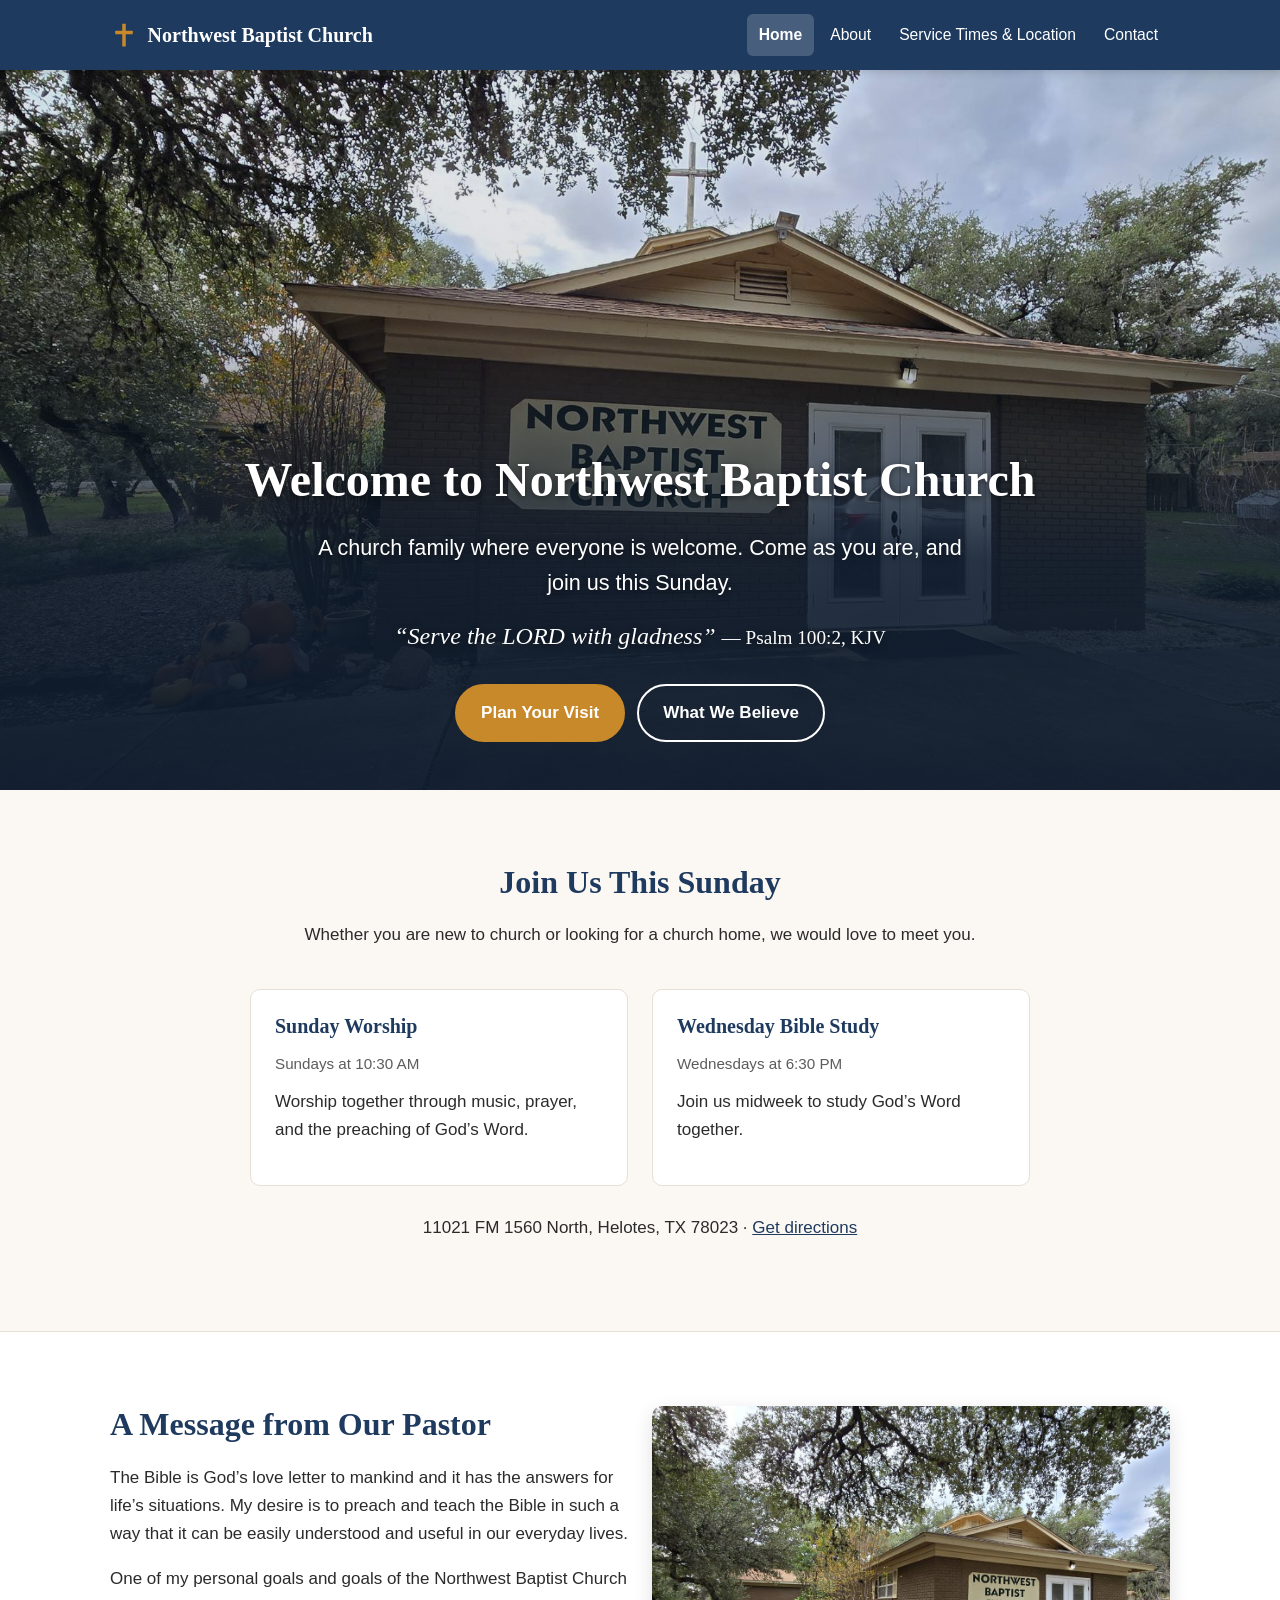
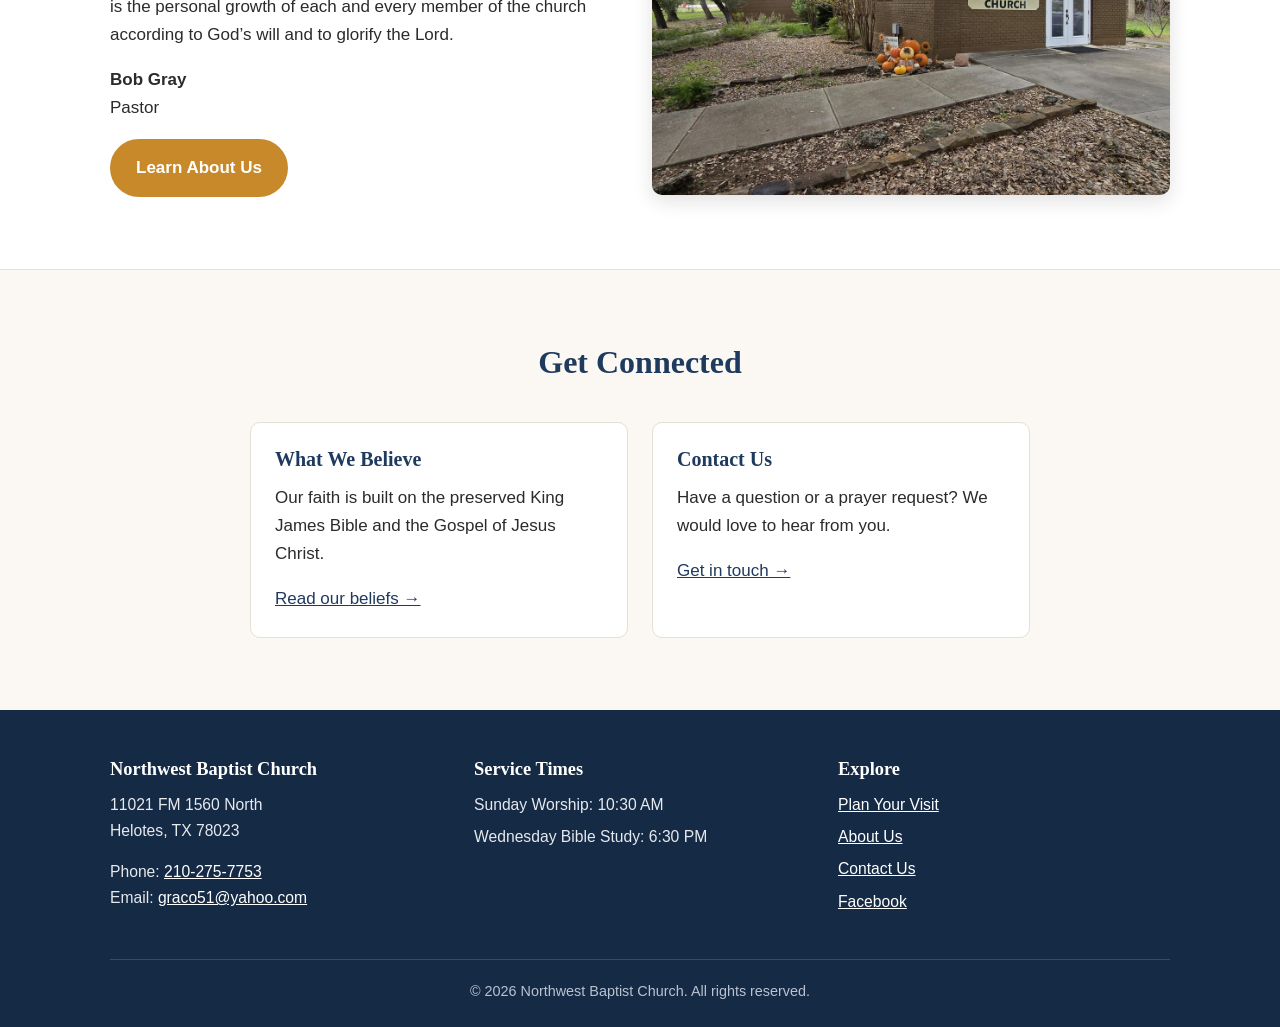
<file: index.html>
<!DOCTYPE html>
<html lang="en">
<head>
  <meta charset="UTF-8">
  <meta name="viewport" content="width=device-width, initial-scale=1">
  <title>Northwest Baptist Church | Welcome</title>
  <meta name="description" content="Northwest Baptist Church welcomes you. Find service times, directions, and ways to connect.">
  <link rel="icon" href="images/favicon.svg" type="image/svg+xml">
  <link rel="stylesheet" href="css/style.css">
  <script>document.documentElement.classList.add('js');</script>
  <script src="js/main.js" defer></script>
</head>
<body>
  <a class="skip-link" href="#main">Skip to main content</a>

  <!-- ===== HEADER (the same on every page) ===== -->
  <header class="site-header">
    <div class="container header-inner">
      <a class="logo" href="index.html"><svg viewBox="0 0 32 32" aria-hidden="true" focusable="false"><path d="M14 3h4v8h8v4h-8v14h-4V15H6v-4h8z" fill="#c8892b"/></svg><span>Northwest Baptist Church</span></a>
      <button class="nav-toggle" aria-expanded="false" aria-controls="site-nav">Menu</button>
      <nav id="site-nav" class="site-nav" aria-label="Main">
        <ul>
        <li><a href="index.html" aria-current="page">Home</a></li>
        <li><a href="about.html">About</a></li>
        <li><a href="visit.html">Service Times &amp; Location</a></li>
        <li><a href="contact.html">Contact</a></li>
        </ul>
      </nav>
    </div>
  </header>

  <main id="main">
    <section class="hero hero-photo">
      <div class="container">
        <h1>Welcome to Northwest Baptist Church</h1>
        <p>A church family where everyone is welcome. Come as you are, and join us this Sunday.</p>
        <p class="hero-verse">&ldquo;Serve the LORD with gladness&rdquo; <span>&mdash; Psalm 100:2, KJV</span></p>
        <div class="btn-group">
          <a class="btn" href="visit.html">Plan Your Visit</a>
          <a class="btn btn-outline" href="about.html#beliefs">What We Believe</a>
        </div>
      </div>
    </section>

    <section class="section">
      <div class="container">
        <div class="section-intro">
          <h2>Join Us This Sunday</h2>
          <p>Whether you are new to church or looking for a church home, we would love to meet you.</p>
        </div>
        <div class="grid grid-2 service-cards">
          <div class="card">
            <h3>Sunday Worship</h3>
            <p class="meta">Sundays at 10:30 AM</p>
            <p>Worship together through music, prayer, and the preaching of God&rsquo;s Word.</p>
          </div>
          <div class="card">
            <h3>Wednesday Bible Study</h3>
            <p class="meta">Wednesdays at 6:30 PM</p>
            <p>Join us midweek to study God&rsquo;s Word together.</p>
          </div>
        </div>
        <p style="text-align:center; margin-top:1.75rem;">
          11021 FM 1560 North, Helotes, TX 78023 &middot; <a href="https://www.google.com/maps/search/?api=1&amp;query=11021+FM+1560+North%2C+Helotes%2C+TX+78023">Get directions</a>
        </p>
      </div>
    </section>

    <section class="section section-alt">
      <div class="container">
        <div class="grid grid-2" style="align-items:center;">
          <div>
            <h2>A Message from Our Pastor</h2>
            <p>The Bible is God&rsquo;s love letter to mankind and it has the answers for life&rsquo;s situations. My desire is to preach and teach the Bible in such a way that it can be easily understood and useful in our everyday lives.</p>
            <p>One of my personal goals and goals of the Northwest Baptist Church is the personal growth of each and every member of the church according to God&rsquo;s will and to glorify the Lord.</p>
            <p><strong>Bob Gray</strong><br>Pastor</p>
            <a class="btn" href="about.html">Learn About Us</a>
          </div>
          <img class="photo" src="images/church-side.jpg" width="1200" height="900" loading="lazy"
               alt="Northwest Baptist Church, a brown brick building with white double doors, shaded by oak trees">
        </div>
      </div>
    </section>

    <section class="section">
      <div class="container">
        <div class="section-intro">
          <h2>Get Connected</h2>
        </div>
        <div class="grid grid-2 service-cards">
          <div class="card">
            <h3>What We Believe</h3>
            <p>Our faith is built on the preserved King James Bible and the Gospel of Jesus Christ.</p>
            <a href="about.html#beliefs">Read our beliefs &rarr;</a>
          </div>
          <div class="card">
            <h3>Contact Us</h3>
            <p>Have a question or a prayer request? We would love to hear from you.</p>
            <a href="contact.html">Get in touch &rarr;</a>
          </div>
        </div>
      </div>
    </section>

  </main>

  <!-- ===== FOOTER (the same on every page) ===== -->
  <footer class="site-footer">
    <div class="container">
      <div class="footer-grid">
        <div>
          <h2>Northwest Baptist Church</h2>
          <p>11021 FM 1560 North<br>Helotes, TX 78023</p>
          <p>Phone: <a href="tel:+12102757753">210-275-7753</a><br>Email: <a href="mailto:graco51@yahoo.com">graco51@yahoo.com</a></p>
        </div>
        <div>
          <h2>Service Times</h2>
          <ul>
            <li>Sunday Worship: 10:30 AM</li>
            <li>Wednesday Bible Study: 6:30 PM</li>
          </ul>
        </div>
        <div>
          <h2>Explore</h2>
          <ul>
            <li><a href="visit.html">Plan Your Visit</a></li>
            <li><a href="about.html">About Us</a></li>
            <li><a href="contact.html">Contact Us</a></li>
            <li><a href="https://www.facebook.com/profile.php?id=100069058405126" target="_blank" rel="noopener">Facebook</a></li>
          </ul>
        </div>
      </div>
      <div class="footer-bottom">
        &copy; 2026 Northwest Baptist Church. All rights reserved.
      </div>
    </div>
  </footer>

</body>
</html>
</file>
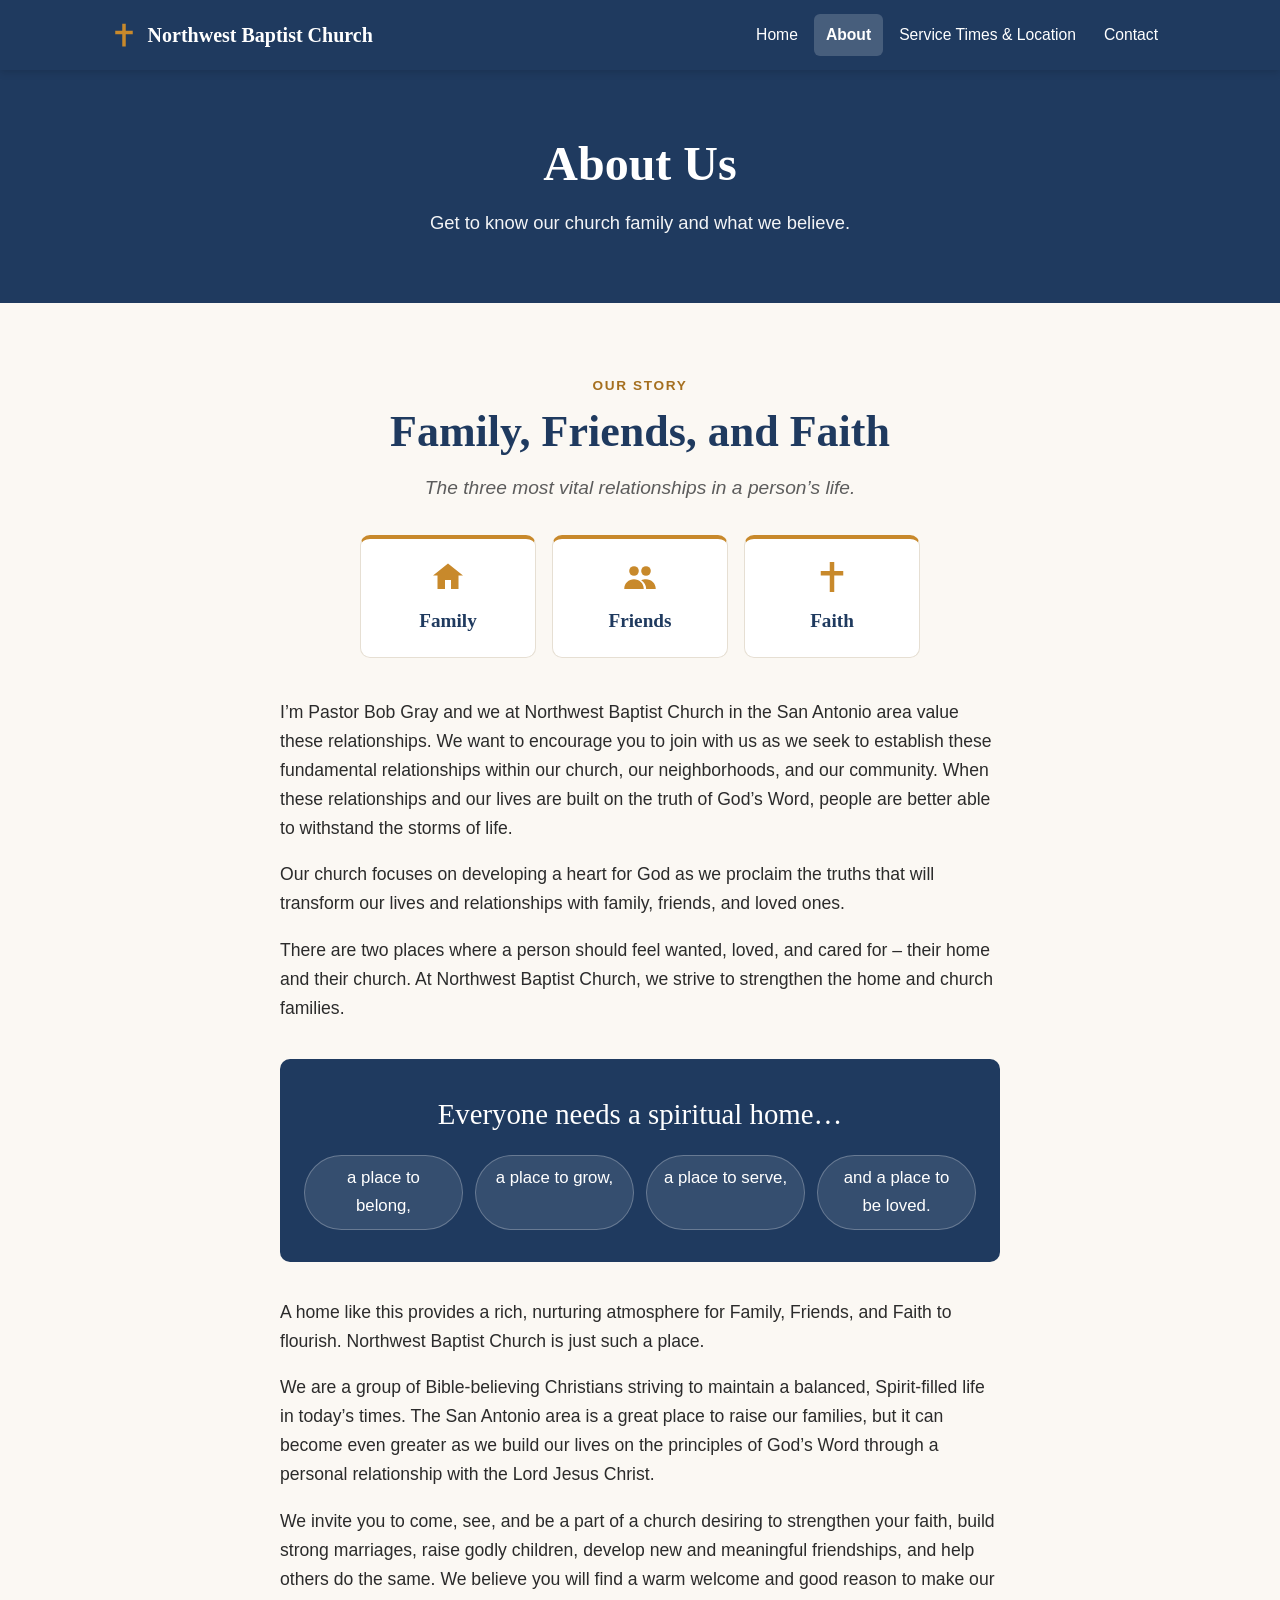
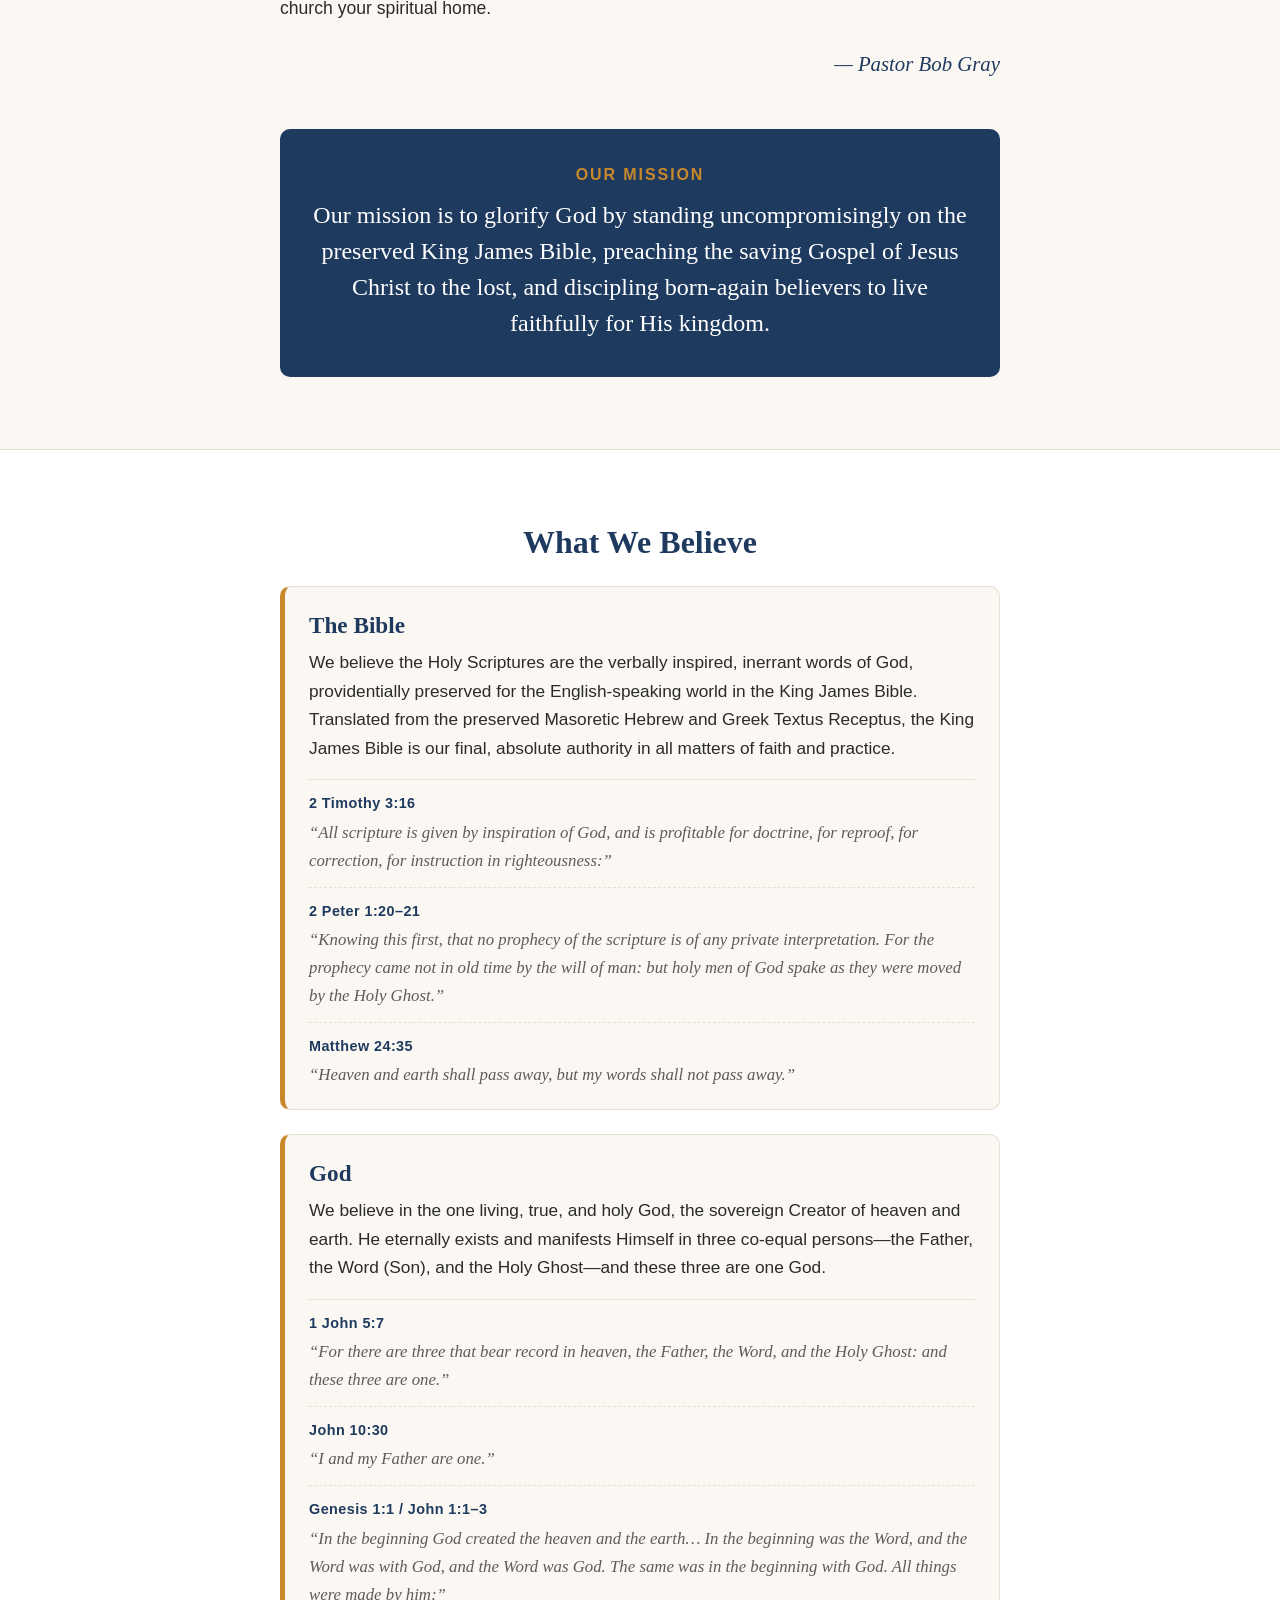
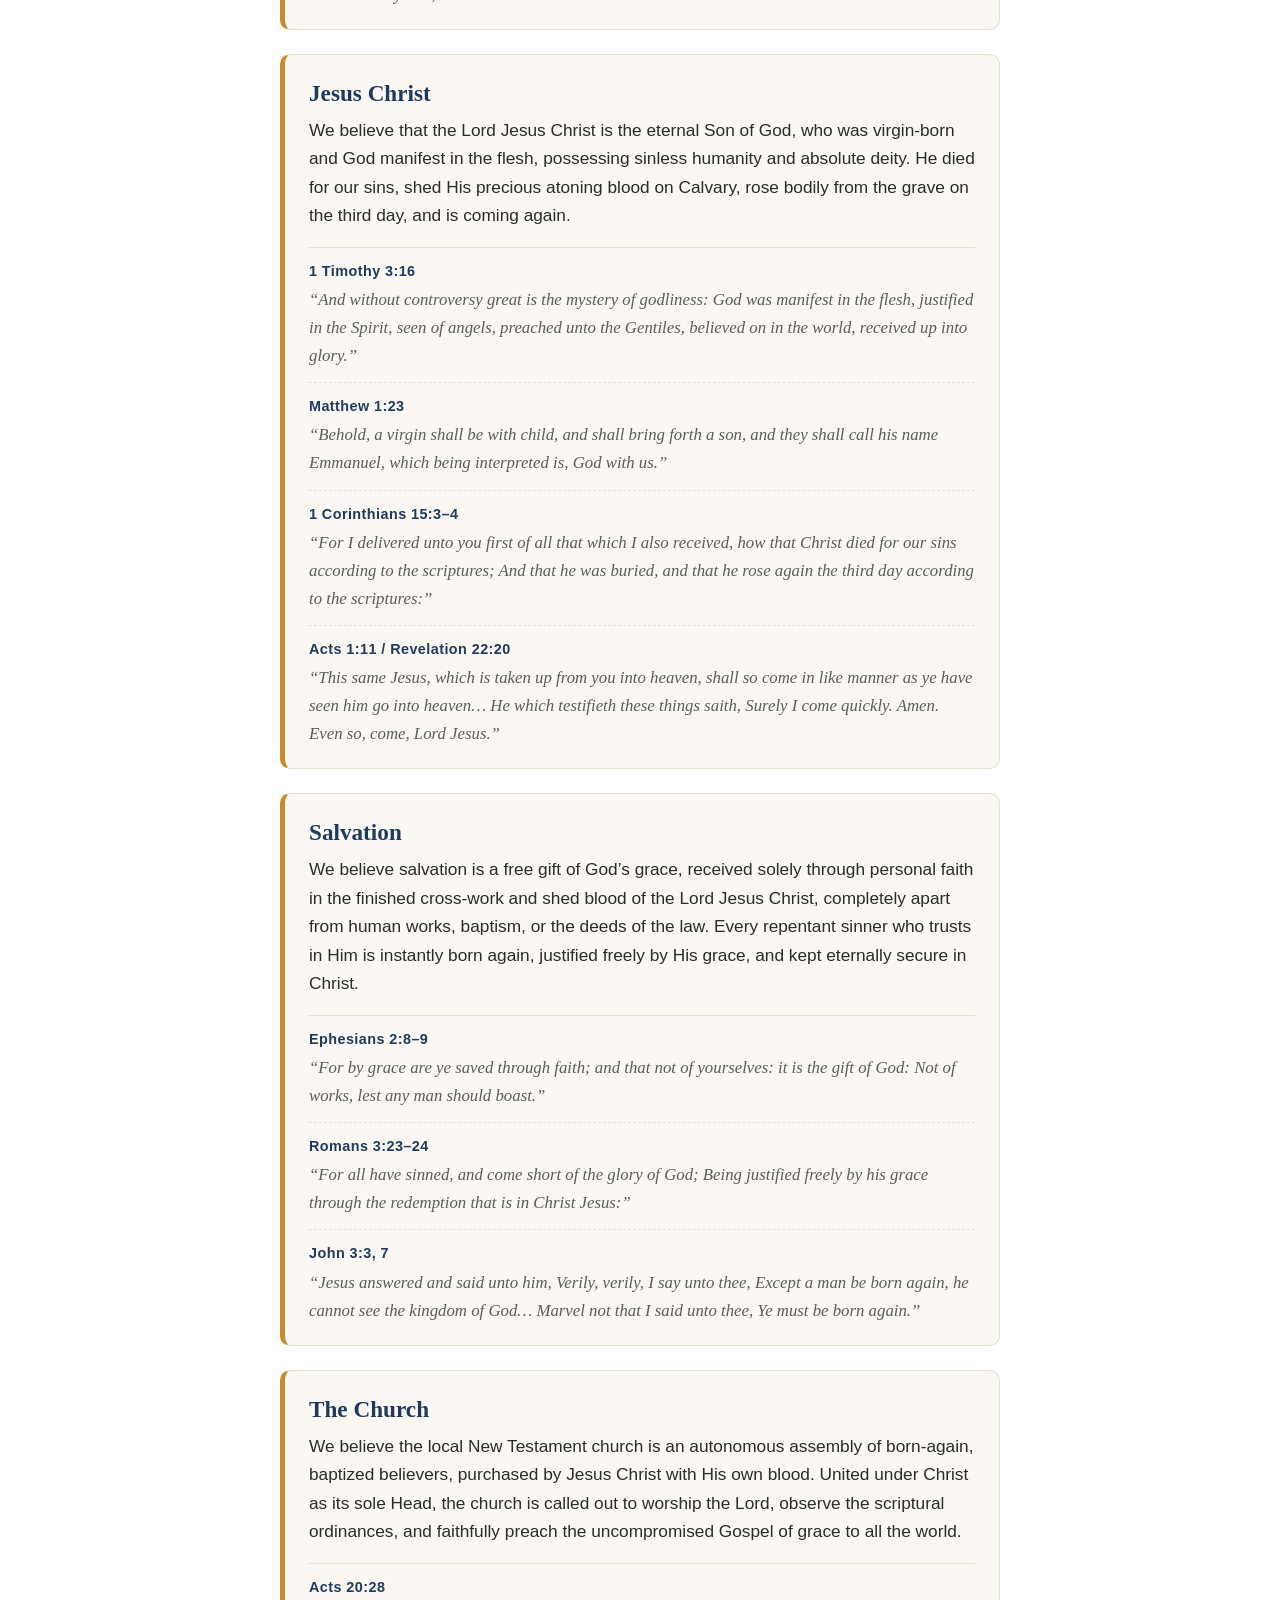
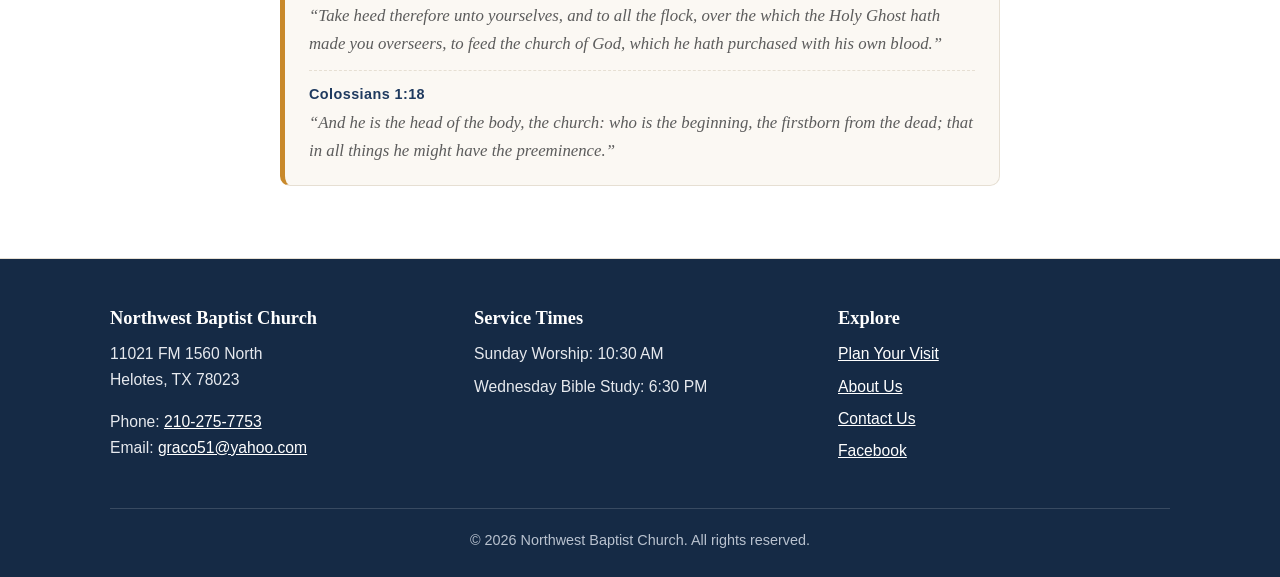
<file: about.html>
<!DOCTYPE html>
<html lang="en">
<head>
  <meta charset="UTF-8">
  <meta name="viewport" content="width=device-width, initial-scale=1">
  <title>About Us | Northwest Baptist Church</title>
  <meta name="description" content="Learn about Northwest Baptist Church: our story, and what we believe.">
  <link rel="icon" href="images/favicon.svg" type="image/svg+xml">
  <link rel="stylesheet" href="css/style.css">
  <script>document.documentElement.classList.add('js');</script>
  <script src="js/main.js" defer></script>
</head>
<body>
  <a class="skip-link" href="#main">Skip to main content</a>

  <!-- ===== HEADER (the same on every page) ===== -->
  <header class="site-header">
    <div class="container header-inner">
      <a class="logo" href="index.html"><svg viewBox="0 0 32 32" aria-hidden="true" focusable="false"><path d="M14 3h4v8h8v4h-8v14h-4V15H6v-4h8z" fill="#c8892b"/></svg><span>Northwest Baptist Church</span></a>
      <button class="nav-toggle" aria-expanded="false" aria-controls="site-nav">Menu</button>
      <nav id="site-nav" class="site-nav" aria-label="Main">
        <ul>
        <li><a href="index.html">Home</a></li>
        <li><a href="about.html" aria-current="page">About</a></li>
        <li><a href="visit.html">Service Times &amp; Location</a></li>
        <li><a href="contact.html">Contact</a></li>
        </ul>
      </nav>
    </div>
  </header>

  <main id="main">
    <section class="page-hero">
      <div class="container">
        <h1>About Us</h1>
        <p>Get to know our church family and what we believe.</p>
      </div>
    </section>

    <section class="section">
      <div class="container narrow">
        <p class="eyebrow">Our Story</p>
        <h2 class="story-title">Family, Friends, and Faith</h2>
        <p class="lead">The three most vital relationships in a person&rsquo;s life.</p>

        <ul class="pillars" aria-label="Family, Friends, and Faith">
          <li><svg viewBox="0 0 24 24" aria-hidden="true"><path d="M12 3 2 11h3v9h5v-6h4v6h5v-9h3z" fill="currentColor"/></svg><span>Family</span></li>
          <li><svg viewBox="0 0 24 24" aria-hidden="true"><circle cx="8" cy="8" r="3.2" fill="currentColor"/><circle cx="16" cy="8" r="3.2" fill="currentColor"/><path d="M1.5 20c0-4 3-6.5 6.5-6.5s6.5 2.5 6.5 6.5zM12.8 14.2c1-.5 2-.7 3.2-.7 3.5 0 6.5 2.5 6.5 6.5h-6.4c0-2.4-1.2-4.4-3.3-5.8z" fill="currentColor"/></svg><span>Friends</span></li>
          <li><svg viewBox="0 0 24 24" aria-hidden="true"><path d="M10.5 2h3v6h6v3h-6v11h-3V11h-6V8h6z" fill="currentColor"/></svg><span>Faith</span></li>
        </ul>

        <div class="story">
          <p>I&rsquo;m Pastor Bob Gray and we at Northwest Baptist Church in the San Antonio area value these relationships. We want to encourage you to join with us as we seek to establish these fundamental relationships within our church, our neighborhoods, and our community. When these relationships and our lives are built on the truth of God&rsquo;s Word, people are better able to withstand the storms of life.</p>
          <p>Our church focuses on developing a heart for God as we proclaim the truths that will transform our lives and relationships with family, friends, and loved ones.</p>
          <p>There are two places where a person should feel wanted, loved, and cared for &ndash; their home and their church. At Northwest Baptist Church, we strive to strengthen the home and church families.</p>

          <figure class="pull-quote">
            <blockquote>
              <p>Everyone needs a spiritual home&hellip;</p>
              <ul class="places">
                <li>a place to belong,</li>
                <li>a place to grow,</li>
                <li>a place to serve,</li>
                <li>and a place to be loved.</li>
              </ul>
            </blockquote>
          </figure>

          <p>A home like this provides a rich, nurturing atmosphere for Family, Friends, and Faith to flourish. Northwest Baptist Church is just such a place.</p>
          <p>We are a group of Bible-believing Christians striving to maintain a balanced, Spirit-filled life in today&rsquo;s times. The San Antonio area is a great place to raise our families, but it can become even greater as we build our lives on the principles of God&rsquo;s Word through a personal relationship with the Lord Jesus Christ.</p>
          <p>We invite you to come, see, and be a part of a church desiring to strengthen your faith, build strong marriages, raise godly children, develop new and meaningful friendships, and help others do the same. We believe you will find a warm welcome and good reason to make our church your spiritual home.</p>
          <p class="signature">&mdash; Pastor Bob Gray</p>
        </div>

        <div class="mission">
          <h2>Our Mission</h2>
          <p>Our mission is to glorify God by standing uncompromisingly on the preserved King James Bible, preaching the saving Gospel of Jesus Christ to the lost, and discipling born-again believers to live faithfully for His kingdom.</p>
        </div>
      </div>
    </section>

    <section class="section section-alt">
      <div class="container narrow">
        <h2 id="beliefs" style="text-align:center;">What We Believe</h2>
        <div class="beliefs">
          <article class="belief">
            <h3>The Bible</h3>
            <p>We believe the Holy Scriptures are the verbally inspired, inerrant words of God, providentially preserved for the English-speaking world in the King James Bible. Translated from the preserved Masoretic Hebrew and Greek Textus Receptus, the King James Bible is our final, absolute authority in all matters of faith and practice.</p>
            <ul class="verses">
              <li><span class="ref">2 Timothy 3:16</span> <q>All scripture is given by inspiration of God, and is profitable for doctrine, for reproof, for correction, for instruction in righteousness:</q></li>
              <li><span class="ref">2 Peter 1:20&#8211;21</span> <q>Knowing this first, that no prophecy of the scripture is of any private interpretation. For the prophecy came not in old time by the will of man: but holy men of God spake as they were moved by the Holy Ghost.</q></li>
              <li><span class="ref">Matthew 24:35</span> <q>Heaven and earth shall pass away, but my words shall not pass away.</q></li>
            </ul>
          </article>
          <article class="belief">
            <h3>God</h3>
            <p>We believe in the one living, true, and holy God, the sovereign Creator of heaven and earth. He eternally exists and manifests Himself in three co-equal persons&#8212;the Father, the Word (Son), and the Holy Ghost&#8212;and these three are one God.</p>
            <ul class="verses">
              <li><span class="ref">1 John 5:7</span> <q>For there are three that bear record in heaven, the Father, the Word, and the Holy Ghost: and these three are one.</q></li>
              <li><span class="ref">John 10:30</span> <q>I and my Father are one.</q></li>
              <li><span class="ref">Genesis 1:1 / John 1:1&#8211;3</span> <q>In the beginning God created the heaven and the earth&#8230; In the beginning was the Word, and the Word was with God, and the Word was God. The same was in the beginning with God. All things were made by him;</q></li>
            </ul>
          </article>
          <article class="belief">
            <h3>Jesus Christ</h3>
            <p>We believe that the Lord Jesus Christ is the eternal Son of God, who was virgin-born and God manifest in the flesh, possessing sinless humanity and absolute deity. He died for our sins, shed His precious atoning blood on Calvary, rose bodily from the grave on the third day, and is coming again.</p>
            <ul class="verses">
              <li><span class="ref">1 Timothy 3:16</span> <q>And without controversy great is the mystery of godliness: God was manifest in the flesh, justified in the Spirit, seen of angels, preached unto the Gentiles, believed on in the world, received up into glory.</q></li>
              <li><span class="ref">Matthew 1:23</span> <q>Behold, a virgin shall be with child, and shall bring forth a son, and they shall call his name Emmanuel, which being interpreted is, God with us.</q></li>
              <li><span class="ref">1 Corinthians 15:3&#8211;4</span> <q>For I delivered unto you first of all that which I also received, how that Christ died for our sins according to the scriptures; And that he was buried, and that he rose again the third day according to the scriptures:</q></li>
              <li><span class="ref">Acts 1:11 / Revelation 22:20</span> <q>This same Jesus, which is taken up from you into heaven, shall so come in like manner as ye have seen him go into heaven&#8230; He which testifieth these things saith, Surely I come quickly. Amen. Even so, come, Lord Jesus.</q></li>
            </ul>
          </article>
          <article class="belief">
            <h3>Salvation</h3>
            <p>We believe salvation is a free gift of God&#8217;s grace, received solely through personal faith in the finished cross-work and shed blood of the Lord Jesus Christ, completely apart from human works, baptism, or the deeds of the law. Every repentant sinner who trusts in Him is instantly born again, justified freely by His grace, and kept eternally secure in Christ.</p>
            <ul class="verses">
              <li><span class="ref">Ephesians 2:8&#8211;9</span> <q>For by grace are ye saved through faith; and that not of yourselves: it is the gift of God: Not of works, lest any man should boast.</q></li>
              <li><span class="ref">Romans 3:23&#8211;24</span> <q>For all have sinned, and come short of the glory of God; Being justified freely by his grace through the redemption that is in Christ Jesus:</q></li>
              <li><span class="ref">John 3:3, 7</span> <q>Jesus answered and said unto him, Verily, verily, I say unto thee, Except a man be born again, he cannot see the kingdom of God&#8230; Marvel not that I said unto thee, Ye must be born again.</q></li>
            </ul>
          </article>
          <article class="belief">
            <h3>The Church</h3>
            <p>We believe the local New Testament church is an autonomous assembly of born-again, baptized believers, purchased by Jesus Christ with His own blood. United under Christ as its sole Head, the church is called out to worship the Lord, observe the scriptural ordinances, and faithfully preach the uncompromised Gospel of grace to all the world.</p>
            <ul class="verses">
              <li><span class="ref">Acts 20:28</span> <q>Take heed therefore unto yourselves, and to all the flock, over the which the Holy Ghost hath made you overseers, to feed the church of God, which he hath purchased with his own blood.</q></li>
              <li><span class="ref">Colossians 1:18</span> <q>And he is the head of the body, the church: who is the beginning, the firstborn from the dead; that in all things he might have the preeminence.</q></li>
            </ul>
          </article>
        </div>
      </div>
    </section>


  </main>

  <!-- ===== FOOTER (the same on every page) ===== -->
  <footer class="site-footer">
    <div class="container">
      <div class="footer-grid">
        <div>
          <h2>Northwest Baptist Church</h2>
          <p>11021 FM 1560 North<br>Helotes, TX 78023</p>
          <p>Phone: <a href="tel:+12102757753">210-275-7753</a><br>Email: <a href="mailto:graco51@yahoo.com">graco51@yahoo.com</a></p>
        </div>
        <div>
          <h2>Service Times</h2>
          <ul>
            <li>Sunday Worship: 10:30 AM</li>
            <li>Wednesday Bible Study: 6:30 PM</li>
          </ul>
        </div>
        <div>
          <h2>Explore</h2>
          <ul>
            <li><a href="visit.html">Plan Your Visit</a></li>
            <li><a href="about.html">About Us</a></li>
            <li><a href="contact.html">Contact Us</a></li>
            <li><a href="https://www.facebook.com/profile.php?id=100069058405126" target="_blank" rel="noopener">Facebook</a></li>
          </ul>
        </div>
      </div>
      <div class="footer-bottom">
        &copy; 2026 Northwest Baptist Church. All rights reserved.
      </div>
    </div>
  </footer>

</body>
</html>
</file>
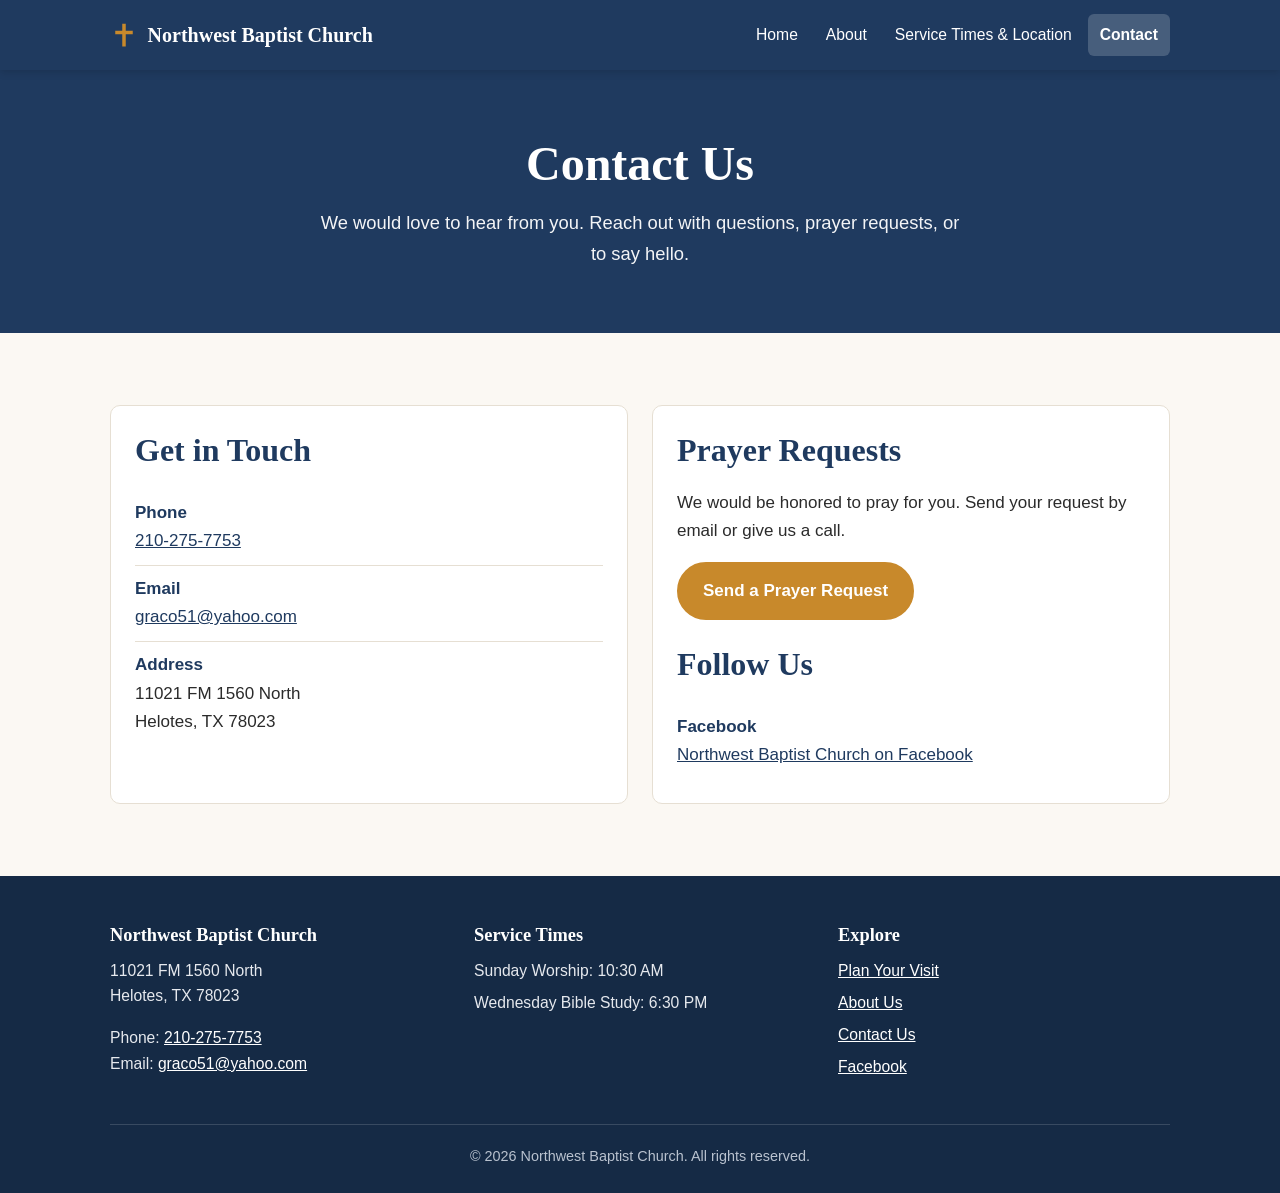
<file: contact.html>
<!DOCTYPE html>
<html lang="en">
<head>
  <meta charset="UTF-8">
  <meta name="viewport" content="width=device-width, initial-scale=1">
  <title>Contact Us | Northwest Baptist Church</title>
  <meta name="description" content="Contact Northwest Baptist Church by phone, email, or in person.">
  <link rel="icon" href="images/favicon.svg" type="image/svg+xml">
  <link rel="stylesheet" href="css/style.css">
  <script>document.documentElement.classList.add('js');</script>
  <script src="js/main.js" defer></script>
</head>
<body>
  <a class="skip-link" href="#main">Skip to main content</a>

  <!-- ===== HEADER (the same on every page) ===== -->
  <header class="site-header">
    <div class="container header-inner">
      <a class="logo" href="index.html"><svg viewBox="0 0 32 32" aria-hidden="true" focusable="false"><path d="M14 3h4v8h8v4h-8v14h-4V15H6v-4h8z" fill="#c8892b"/></svg><span>Northwest Baptist Church</span></a>
      <button class="nav-toggle" aria-expanded="false" aria-controls="site-nav">Menu</button>
      <nav id="site-nav" class="site-nav" aria-label="Main">
        <ul>
        <li><a href="index.html">Home</a></li>
        <li><a href="about.html">About</a></li>
        <li><a href="visit.html">Service Times &amp; Location</a></li>
        <li><a href="contact.html" aria-current="page">Contact</a></li>
        </ul>
      </nav>
    </div>
  </header>

  <main id="main">
    <section class="page-hero">
      <div class="container">
        <h1>Contact Us</h1>
        <p>We would love to hear from you. Reach out with questions, prayer requests, or to say hello.</p>
      </div>
    </section>

    <section class="section">
      <div class="container">
        <div class="grid grid-2">
          <div class="card">
            <h2>Get in Touch</h2>
            <ul class="info-list">
              <li><strong>Phone</strong><a href="tel:+12102757753">210-275-7753</a></li>
              <li><strong>Email</strong><a href="mailto:graco51@yahoo.com">graco51@yahoo.com</a></li>
              <li><strong>Address</strong>11021 FM 1560 North<br>Helotes, TX 78023</li>
            </ul>
          </div>
          <div class="card">
            <h2>Prayer Requests</h2>
            <p>We would be honored to pray for you. Send your request by email or give us a call.</p>
            <p><a class="btn" href="mailto:graco51@yahoo.com?subject=Prayer%20Request">Send a Prayer Request</a></p>
            <h2 style="margin-top:1.5rem;">Follow Us</h2>
            <ul class="info-list">
              <li><strong>Facebook</strong><a href="https://www.facebook.com/profile.php?id=100069058405126" target="_blank" rel="noopener">Northwest Baptist Church on Facebook</a></li>
            </ul>
          </div>
        </div>
      </div>
    </section>

  </main>

  <!-- ===== FOOTER (the same on every page) ===== -->
  <footer class="site-footer">
    <div class="container">
      <div class="footer-grid">
        <div>
          <h2>Northwest Baptist Church</h2>
          <p>11021 FM 1560 North<br>Helotes, TX 78023</p>
          <p>Phone: <a href="tel:+12102757753">210-275-7753</a><br>Email: <a href="mailto:graco51@yahoo.com">graco51@yahoo.com</a></p>
        </div>
        <div>
          <h2>Service Times</h2>
          <ul>
            <li>Sunday Worship: 10:30 AM</li>
            <li>Wednesday Bible Study: 6:30 PM</li>
          </ul>
        </div>
        <div>
          <h2>Explore</h2>
          <ul>
            <li><a href="visit.html">Plan Your Visit</a></li>
            <li><a href="about.html">About Us</a></li>
            <li><a href="contact.html">Contact Us</a></li>
            <li><a href="https://www.facebook.com/profile.php?id=100069058405126" target="_blank" rel="noopener">Facebook</a></li>
          </ul>
        </div>
      </div>
      <div class="footer-bottom">
        &copy; 2026 Northwest Baptist Church. All rights reserved.
      </div>
    </div>
  </footer>

</body>
</html>
</file>
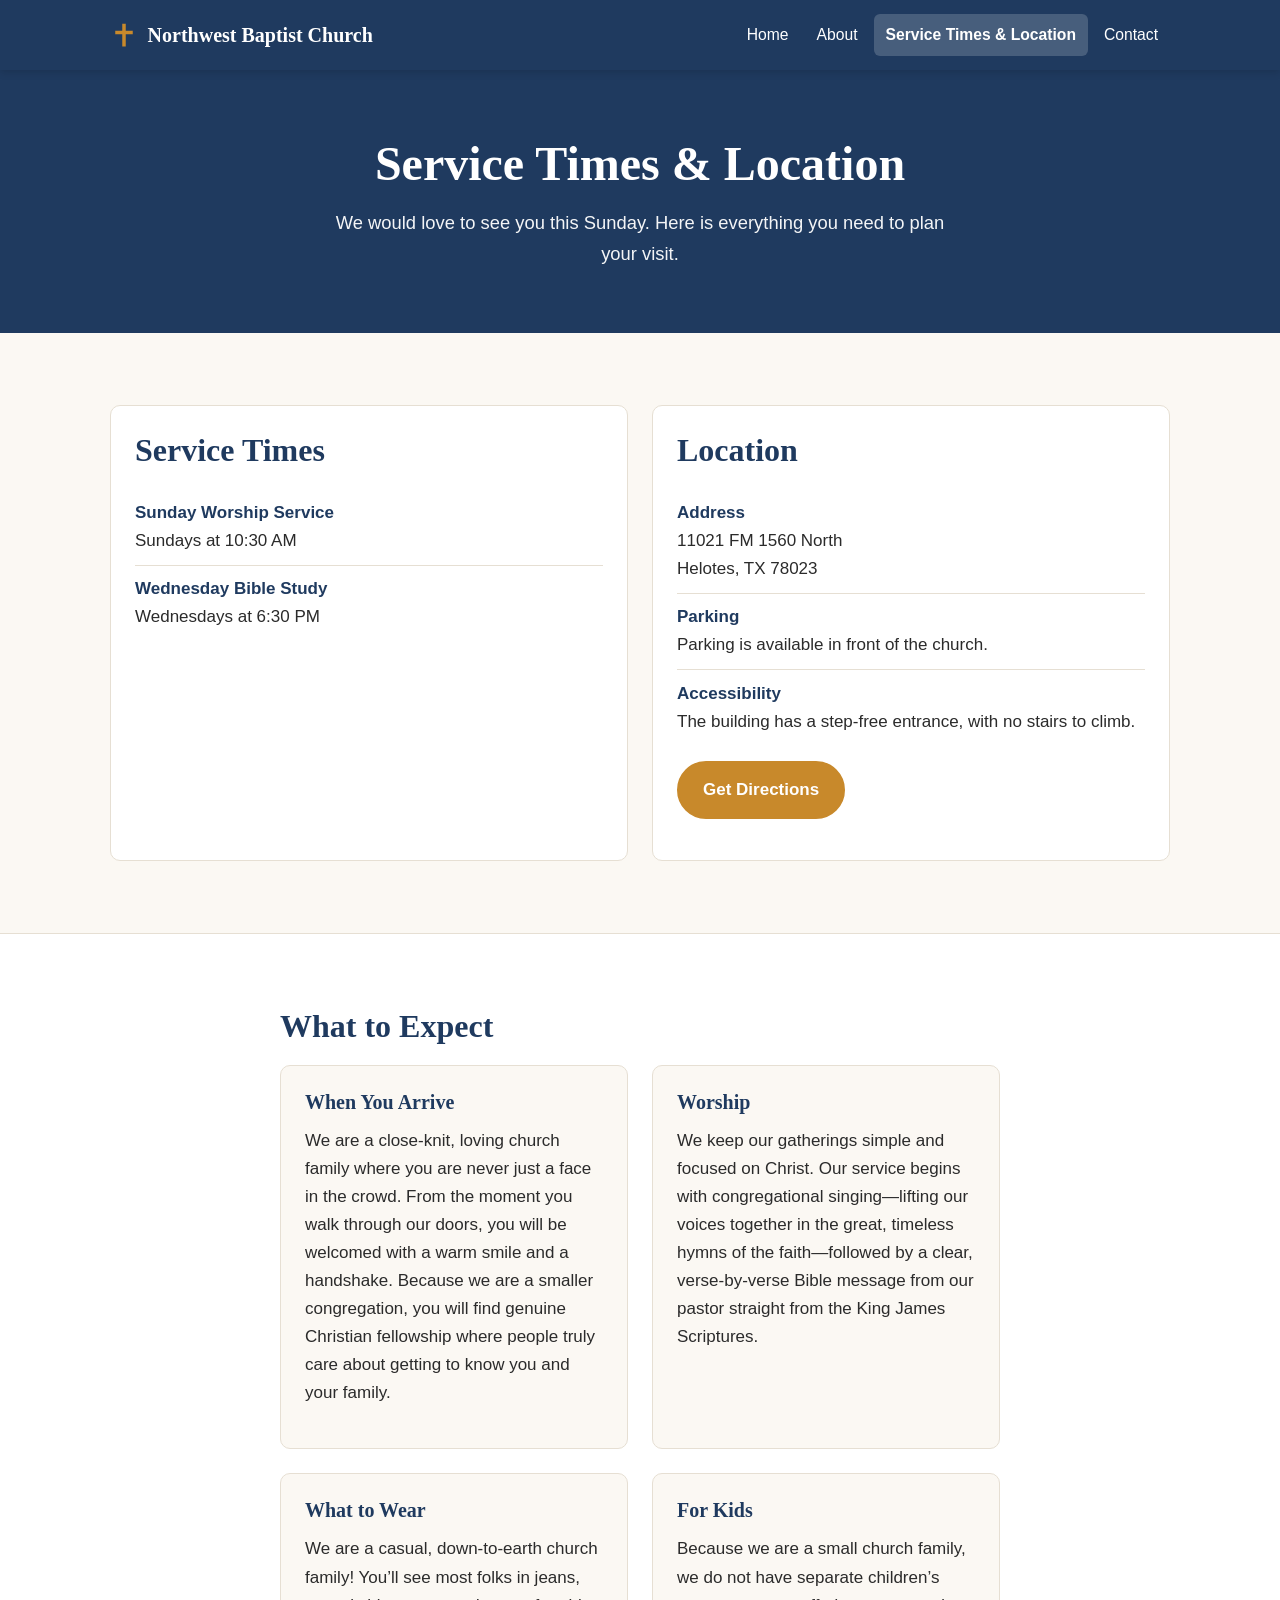
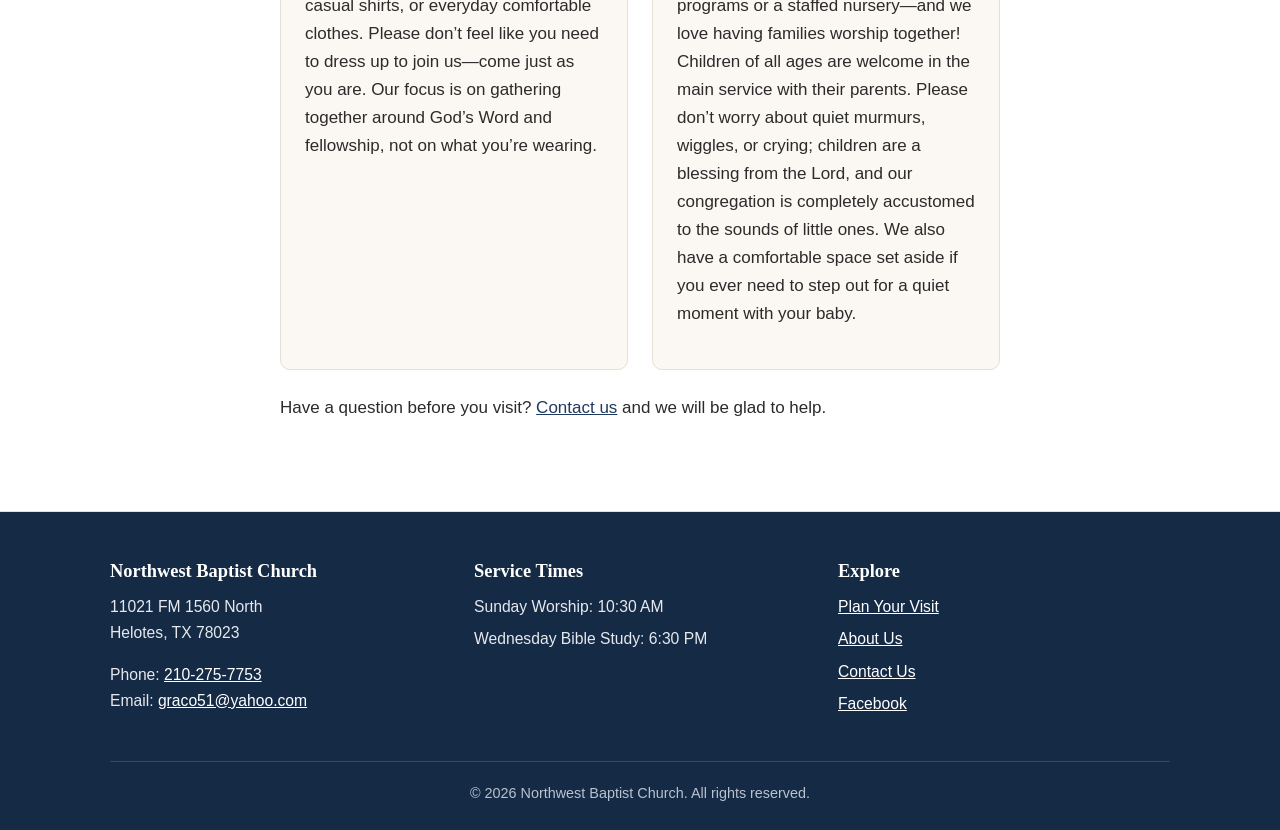
<file: visit.html>
<!DOCTYPE html>
<html lang="en">
<head>
  <meta charset="UTF-8">
  <meta name="viewport" content="width=device-width, initial-scale=1">
  <title>Service Times &amp; Location | Northwest Baptist Church</title>
  <meta name="description" content="Service times, address, and directions for Northwest Baptist Church, plus what to expect on your first visit.">
  <link rel="icon" href="images/favicon.svg" type="image/svg+xml">
  <link rel="stylesheet" href="css/style.css">
  <script>document.documentElement.classList.add('js');</script>
  <script src="js/main.js" defer></script>
</head>
<body>
  <a class="skip-link" href="#main">Skip to main content</a>

  <!-- ===== HEADER (the same on every page) ===== -->
  <header class="site-header">
    <div class="container header-inner">
      <a class="logo" href="index.html"><svg viewBox="0 0 32 32" aria-hidden="true" focusable="false"><path d="M14 3h4v8h8v4h-8v14h-4V15H6v-4h8z" fill="#c8892b"/></svg><span>Northwest Baptist Church</span></a>
      <button class="nav-toggle" aria-expanded="false" aria-controls="site-nav">Menu</button>
      <nav id="site-nav" class="site-nav" aria-label="Main">
        <ul>
        <li><a href="index.html">Home</a></li>
        <li><a href="about.html">About</a></li>
        <li><a href="visit.html" aria-current="page">Service Times &amp; Location</a></li>
        <li><a href="contact.html">Contact</a></li>
        </ul>
      </nav>
    </div>
  </header>

  <main id="main">
    <section class="page-hero">
      <div class="container">
        <h1>Service Times &amp; Location</h1>
        <p>We would love to see you this Sunday. Here is everything you need to plan your visit.</p>
      </div>
    </section>

    <section class="section">
      <div class="container">
        <div class="grid grid-2">
          <div class="card">
            <h2>Service Times</h2>
            <ul class="info-list">
              <li><strong>Sunday Worship Service</strong>Sundays at 10:30 AM</li>
              <li><strong>Wednesday Bible Study</strong>Wednesdays at 6:30 PM</li>
            </ul>
          </div>
          <div class="card">
            <h2>Location</h2>
            <ul class="info-list">
              <li><strong>Address</strong>11021 FM 1560 North<br>Helotes, TX 78023</li>
              <li><strong>Parking</strong>Parking is available in front of the church.</li>
              <li><strong>Accessibility</strong>The building has a step-free entrance, with no stairs to climb.</li>
            </ul>
            <p style="margin-top:1rem;"><a class="btn" href="https://www.google.com/maps/search/?api=1&amp;query=11021+FM+1560+North%2C+Helotes%2C+TX+78023">Get Directions</a></p>
          </div>
        </div>
      </div>
    </section>

    <section class="section section-alt">
      <div class="container narrow">
        <h2>What to Expect</h2>
        <div class="grid grid-2">
          <div class="card"><h3>When You Arrive</h3><p>We are a close-knit, loving church family where you are never just a face in the crowd. From the moment you walk through our doors, you will be welcomed with a warm smile and a handshake. Because we are a smaller congregation, you will find genuine Christian fellowship where people truly care about getting to know you and your family.</p></div>
          <div class="card"><h3>Worship</h3><p>We keep our gatherings simple and focused on Christ. Our service begins with congregational singing&mdash;lifting our voices together in the great, timeless hymns of the faith&mdash;followed by a clear, verse-by-verse Bible message from our pastor straight from the King James Scriptures.</p></div>
          <div class="card"><h3>What to Wear</h3><p>We are a casual, down-to-earth church family! You&rsquo;ll see most folks in jeans, casual shirts, or everyday comfortable clothes. Please don&rsquo;t feel like you need to dress up to join us&mdash;come just as you are. Our focus is on gathering together around God&rsquo;s Word and fellowship, not on what you&rsquo;re wearing.</p></div>
          <div class="card"><h3>For Kids</h3><p>Because we are a small church family, we do not have separate children&rsquo;s programs or a staffed nursery&mdash;and we love having families worship together! Children of all ages are welcome in the main service with their parents. Please don&rsquo;t worry about quiet murmurs, wiggles, or crying; children are a blessing from the Lord, and our congregation is completely accustomed to the sounds of little ones. We also have a comfortable space set aside if you ever need to step out for a quiet moment with your baby.</p></div>
        </div>
        <p style="margin-top:1.5rem;">Have a question before you visit? <a href="contact.html">Contact us</a> and we will be glad to help.</p>
      </div>
    </section>

  </main>

  <!-- ===== FOOTER (the same on every page) ===== -->
  <footer class="site-footer">
    <div class="container">
      <div class="footer-grid">
        <div>
          <h2>Northwest Baptist Church</h2>
          <p>11021 FM 1560 North<br>Helotes, TX 78023</p>
          <p>Phone: <a href="tel:+12102757753">210-275-7753</a><br>Email: <a href="mailto:graco51@yahoo.com">graco51@yahoo.com</a></p>
        </div>
        <div>
          <h2>Service Times</h2>
          <ul>
            <li>Sunday Worship: 10:30 AM</li>
            <li>Wednesday Bible Study: 6:30 PM</li>
          </ul>
        </div>
        <div>
          <h2>Explore</h2>
          <ul>
            <li><a href="visit.html">Plan Your Visit</a></li>
            <li><a href="about.html">About Us</a></li>
            <li><a href="contact.html">Contact Us</a></li>
            <li><a href="https://www.facebook.com/profile.php?id=100069058405126" target="_blank" rel="noopener">Facebook</a></li>
          </ul>
        </div>
      </div>
      <div class="footer-bottom">
        &copy; 2026 Northwest Baptist Church. All rights reserved.
      </div>
    </div>
  </footer>

</body>
</html>
</file>
<file: css/style.css>
/* ==========================================================
   Northwest Baptist Church — site styles
   To change the site colors, edit the values in :root below.
   ========================================================== */
:root {
  --color-primary: #1f3a5f;      /* deep blue: header, headings */
  --color-primary-dark: #152a45;
  --color-accent: #c8892b;       /* warm gold: buttons, highlights */
  --color-accent-dark: #a56f1f;
  --color-bg: #fbf8f3;           /* warm off-white page background */
  --color-surface: #ffffff;      /* cards */
  --color-text: #2b2b2b;
  --color-muted: #5c5c5c;
  --color-border: #e6dfd3;
  --radius: 10px;
  --max-width: 1100px;
  --font-body: -apple-system, BlinkMacSystemFont, "Segoe UI", Roboto, "Helvetica Neue", Arial, sans-serif;
  --font-heading: Georgia, "Times New Roman", serif;
}

*, *::before, *::after { box-sizing: border-box; }

html { scroll-behavior: smooth; }

body {
  margin: 0;
  font-family: var(--font-body);
  font-size: 1.0625rem;
  line-height: 1.65;
  color: var(--color-text);
  background: var(--color-bg);
}

img { max-width: 100%; height: auto; display: block; }

a { color: var(--color-primary); }
a:hover, a:focus { color: var(--color-accent-dark); }

h1, h2, h3 {
  font-family: var(--font-heading);
  color: var(--color-primary);
  line-height: 1.25;
  margin: 0 0 0.6em;
}
h1 { font-size: clamp(2rem, 5vw, 3rem); }
h2 { font-size: clamp(1.5rem, 3.5vw, 2rem); }
h3 { font-size: 1.25rem; }
p { margin: 0 0 1em; }

.container {
  width: 100%;
  max-width: var(--max-width);
  margin: 0 auto;
  padding: 0 1.25rem;
}

/* Skip link for keyboard and screen-reader users */
.skip-link {
  position: absolute;
  left: -9999px;
  top: 0;
  background: var(--color-accent);
  color: #fff;
  padding: 0.75rem 1rem;
  z-index: 100;
}
.skip-link:focus { left: 1rem; top: 1rem; color: #fff; }

:focus-visible { outline: 3px solid var(--color-accent); outline-offset: 2px; }

/* Placeholder text: highlighted so it is easy to spot and replace */
.placeholder {
  background: #fff3c4;
  border-bottom: 2px dashed var(--color-accent);
  padding: 0 0.2em;
  border-radius: 3px;
}

/* ---------- Header and navigation ---------- */
.site-header {
  background: var(--color-primary);
  color: #fff;
  position: sticky;
  top: 0;
  z-index: 50;
  box-shadow: 0 2px 8px rgba(0,0,0,0.15);
}
.header-inner {
  display: flex;
  align-items: center;
  justify-content: space-between;
  gap: 1rem;
  min-height: 70px;
}
.logo {
  display: flex;
  align-items: center;
  gap: 0.6rem;
  color: #fff;
  text-decoration: none;
  font-family: var(--font-heading);
  font-size: 1.25rem;
  font-weight: bold;
}
.logo:hover, .logo:focus { color: #fff; }
.logo svg { width: 28px; height: 28px; flex-shrink: 0; }

.nav-toggle {
  display: none;
  background: transparent;
  border: 2px solid rgba(255,255,255,0.6);
  color: #fff;
  border-radius: 6px;
  padding: 0.4rem 0.75rem;
  font-size: 1rem;
  cursor: pointer;
}

.site-nav ul {
  list-style: none;
  margin: 0;
  padding: 0;
  display: flex;
  flex-wrap: wrap;
  gap: 0.25rem;
}
.site-nav a {
  display: block;
  color: #fff;
  text-decoration: none;
  padding: 0.5rem 0.75rem;
  border-radius: 6px;
  font-size: 0.98rem;
}
.site-nav a:hover, .site-nav a:focus { background: rgba(255,255,255,0.12); color: #fff; }
.site-nav a[aria-current="page"] { background: rgba(255,255,255,0.18); font-weight: 600; }
.site-nav a.nav-give { background: var(--color-accent); }
.site-nav a.nav-give:hover, .site-nav a.nav-give:focus { background: var(--color-accent-dark); }

@media (max-width: 900px) {
  .js .nav-toggle { display: block; }
  .js .site-nav { display: none; width: 100%; padding-bottom: 1rem; }
  .js .site-nav.open { display: block; }
  .header-inner { flex-wrap: wrap; padding-top: 0.75rem; padding-bottom: 0.75rem; }
  .site-nav ul { flex-direction: column; }
  .site-nav a { padding: 0.75rem; font-size: 1.05rem; }
}

/* ---------- Hero ---------- */
.hero {
  background:
    linear-gradient(rgba(21,42,69,0.78), rgba(21,42,69,0.78)),
    linear-gradient(135deg, #2c4e78 0%, #1f3a5f 50%, #8a6a3a 100%);
  background-size: cover;
  background-position: center;
  color: #fff;
  text-align: center;
  padding: clamp(4rem, 12vw, 7rem) 0;
}
.hero h1 { color: #fff; margin-bottom: 0.4em; }
.hero p { font-size: clamp(1.1rem, 2.5vw, 1.35rem); max-width: 680px; margin: 0 auto 1.75rem; }
.hero .placeholder { color: var(--color-text); }
.hero p.hero-verse { font-family: var(--font-heading); font-style: italic; font-size: clamp(1.2rem, 2.8vw, 1.5rem); margin-top: -0.75rem; }
.hero-verse span { font-style: normal; font-size: 0.8em; white-space: nowrap; }

/* Home page hero with the church photo.
   The photo shows in the top part; the welcome text sits on a darker band at the bottom.
   To use a different photo, replace the two image files in images/ (keep the same names). */
.hero-photo {
  --hero-fade: linear-gradient(to bottom, rgba(15,28,46,0.10) 0%, rgba(15,28,46,0.15) 35%, rgba(15,28,46,0.85) 68%, rgba(15,28,46,0.95) 100%);
  --hero-fade: linear-gradient(to bottom, rgba(15,28,46,0.05) 0%, rgba(15,28,46,0.10) 45%, rgba(15,28,46,0.85) 72%, rgba(15,28,46,1) 80%);
  background: var(--hero-fade), url("../images/church-front-small.jpg") center top / auto 560px no-repeat, #0f1c2e;
  min-height: 720px;
  display: flex;
  align-items: flex-end;
  padding: 2rem 0 2.5rem;
  text-shadow: 0 2px 6px rgba(0,0,0,0.5);
}
@media (min-width: 700px) {
  .hero-photo {
    background: var(--hero-fade), url("../images/church-front-large.jpg") center 42% / cover no-repeat;
  }
}
@media (min-width: 1000px) {
  .hero-photo {
    --hero-fade: linear-gradient(to bottom, rgba(15,28,46,0.10) 0%, rgba(15,28,46,0.15) 35%, rgba(15,28,46,0.85) 68%, rgba(15,28,46,0.95) 100%);
    background: var(--hero-fade), url("../images/church-front-large.jpg") center 42% / cover no-repeat;
    min-height: 720px;
    padding-bottom: 3rem;
  }
}
.hero-photo .btn { text-shadow: none; }

.service-cards { max-width: 780px; margin: 0 auto; }

.page-hero {
  background: var(--color-primary);
  color: #fff;
  padding: clamp(2.5rem, 7vw, 4rem) 0;
  text-align: center;
}
.page-hero h1 { color: #fff; margin: 0 0 0.3em; }
.page-hero p { margin: 0 auto; max-width: 640px; font-size: 1.15rem; opacity: 0.95; }

/* ---------- Buttons ---------- */
.btn {
  display: inline-block;
  background: var(--color-accent);
  color: #fff;
  text-decoration: none;
  padding: 0.8rem 1.5rem;
  border-radius: 999px;
  font-weight: 600;
  border: 2px solid var(--color-accent);
  transition: background 0.2s;
}
.btn:hover, .btn:focus { background: var(--color-accent-dark); border-color: var(--color-accent-dark); color: #fff; }
.btn-outline { background: transparent; border-color: #fff; color: #fff; }
.btn-outline:hover, .btn-outline:focus { background: #fff; color: var(--color-primary); border-color: #fff; }
.btn-group { display: flex; flex-wrap: wrap; gap: 0.75rem; justify-content: center; }

/* ---------- Sections and cards ---------- */
.section { padding: clamp(2.5rem, 7vw, 4.5rem) 0; }
.section-alt { background: var(--color-surface); border-top: 1px solid var(--color-border); border-bottom: 1px solid var(--color-border); }
.section-intro { text-align: center; max-width: 700px; margin: 0 auto 2.5rem; }
.narrow { max-width: 760px; }

.grid { display: grid; gap: 1.5rem; }
.grid-2 { grid-template-columns: repeat(auto-fit, minmax(280px, 1fr)); }
.grid-3 { grid-template-columns: repeat(auto-fit, minmax(240px, 1fr)); }

.card {
  background: var(--color-surface);
  border: 1px solid var(--color-border);
  border-radius: var(--radius);
  padding: 1.5rem;
}
.section-alt .card { background: var(--color-bg); }
.card h3 { margin-top: 0; }
.card .meta { color: var(--color-muted); font-size: 0.95rem; margin-bottom: 0.75rem; }

.info-list { list-style: none; padding: 0; margin: 0; }
.info-list li { padding: 0.6rem 0; border-bottom: 1px solid var(--color-border); }
.info-list li:last-child { border-bottom: none; }
.info-list strong { display: block; color: var(--color-primary); }

.map-placeholder {
  background: #e9e4da;
  border: 2px dashed var(--color-border);
  border-radius: var(--radius);
  min-height: 280px;
  display: flex;
  align-items: center;
  justify-content: center;
  text-align: center;
  padding: 1.5rem;
  color: var(--color-muted);
}

.welcome-banner {
  background: var(--color-primary);
  color: #fff;
  border-radius: var(--radius);
  padding: 2rem;
  text-align: center;
}
.welcome-banner h2 { color: #fff; }

.note {
  background: #f3efe6;
  border-left: 4px solid var(--color-accent);
  padding: 1rem 1.25rem;
  border-radius: 0 var(--radius) var(--radius) 0;
}

/* ---------- Footer ---------- */
.site-footer {
  background: var(--color-primary-dark);
  color: #e6e9ee;
  padding: 3rem 0 1.5rem;
  font-size: 0.98rem;
}
.site-footer h2 { color: #fff; font-size: 1.15rem; }
.site-footer a { color: #fff; }
.site-footer a:hover, .site-footer a:focus { color: var(--color-accent); }
.footer-grid { display: grid; gap: 2rem; grid-template-columns: repeat(auto-fit, minmax(220px, 1fr)); }
.site-footer ul { list-style: none; padding: 0; margin: 0; }
.site-footer li { margin-bottom: 0.4rem; }
.footer-bottom { border-top: 1px solid rgba(255,255,255,0.15); margin-top: 2rem; padding-top: 1.25rem; text-align: center; font-size: 0.9rem; color: #b9c2cf; }
.site-footer .placeholder { color: var(--color-text); }

@media (prefers-reduced-motion: reduce) {
  html { scroll-behavior: auto; }
  * { transition: none !important; }
}

.photo { width: 100%; height: auto; border-radius: var(--radius); box-shadow: 0 6px 20px rgba(0,0,0,0.12); }

/* ---------- Our Story (About page) ---------- */
.eyebrow {
  text-transform: uppercase;
  letter-spacing: 0.12em;
  font-size: 0.85rem;
  font-weight: 700;
  color: var(--color-accent-dark);
  margin-bottom: 0.4rem;
  text-align: center;
}
.story-title { text-align: center; font-size: clamp(2rem, 5vw, 2.75rem); margin-bottom: 0.3em; }
.lead { text-align: center; font-size: 1.2rem; color: var(--color-muted); font-style: italic; }

.pillars {
  list-style: none;
  padding: 0;
  margin: 2rem auto 2.5rem;
  display: grid;
  grid-template-columns: repeat(3, 1fr);
  gap: 1rem;
  max-width: 560px;
}
.pillars li {
  display: flex;
  flex-direction: column;
  align-items: center;
  gap: 0.6rem;
  background: var(--color-surface);
  border: 1px solid var(--color-border);
  border-top: 4px solid var(--color-accent);
  border-radius: var(--radius);
  padding: 1.25rem 0.5rem;
  font-family: var(--font-heading);
  font-size: 1.2rem;
  font-weight: bold;
  color: var(--color-primary);
}
.pillars svg { width: 36px; height: 36px; color: var(--color-accent); }

.story p { font-size: 1.1rem; }

.pull-quote { margin: 2.25rem 0; }
.pull-quote blockquote {
  margin: 0;
  background: var(--color-primary);
  color: #fff;
  border-radius: var(--radius);
  padding: 2rem 1.5rem;
  text-align: center;
}
.pull-quote blockquote > p {
  font-family: var(--font-heading);
  font-size: clamp(1.4rem, 3.5vw, 1.8rem);
  margin-bottom: 1rem;
}
.places {
  list-style: none;
  padding: 0;
  margin: 0;
  display: grid;
  grid-template-columns: repeat(auto-fit, minmax(140px, 1fr));
  gap: 0.75rem;
}
.places li {
  background: rgba(255,255,255,0.1);
  border: 1px solid rgba(255,255,255,0.25);
  border-radius: 999px;
  padding: 0.55rem 0.9rem;
  font-size: 1.05rem;
}
.signature {
  font-family: var(--font-heading);
  font-style: italic;
  font-size: 1.3rem !important;
  color: var(--color-primary);
  text-align: right;
  margin-top: 1.5rem;
}

/* ---------- What We Believe (About page) ---------- */
.beliefs { display: grid; gap: 1.5rem; margin-top: 1.5rem; }
.belief {
  background: var(--color-bg);
  border: 1px solid var(--color-border);
  border-left: 5px solid var(--color-accent);
  border-radius: var(--radius);
  padding: 1.5rem 1.5rem 1.25rem;
}
.belief h3 { font-size: 1.45rem; margin-bottom: 0.5rem; }
.belief > p { font-size: 1.08rem; }
.verses { list-style: none; padding: 0; margin: 1rem 0 0; border-top: 1px solid var(--color-border); }
.verses li { padding: 0.75rem 0; border-bottom: 1px dashed var(--color-border); color: var(--color-muted); }
.verses li:last-child { border-bottom: none; padding-bottom: 0; }
.verses .ref {
  display: block;
  font-weight: 700;
  font-size: 0.9rem;
  letter-spacing: 0.03em;
  color: var(--color-primary);
  margin-bottom: 0.15rem;
}
.verses q { font-family: var(--font-heading); font-style: italic; font-size: 1.05rem; }

/* ---------- Our Mission (About page) ---------- */
.mission {
  margin-top: 3rem;
  background: var(--color-primary);
  color: #fff;
  border-radius: var(--radius);
  padding: 2.25rem 1.75rem;
  text-align: center;
}
.mission h2 { color: var(--color-accent); font-size: 1rem; text-transform: uppercase; letter-spacing: 0.12em; font-family: var(--font-body); margin-bottom: 0.75rem; }
.mission p { font-family: var(--font-heading); font-size: clamp(1.2rem, 3vw, 1.5rem); line-height: 1.5; margin: 0; }

#beliefs { scroll-margin-top: 90px; }

.give-intro { text-align: center; font-family: var(--font-heading); font-size: clamp(1.15rem, 2.6vw, 1.35rem); line-height: 1.6; color: var(--color-primary); max-width: 680px; margin: 0 auto; }
</file>
